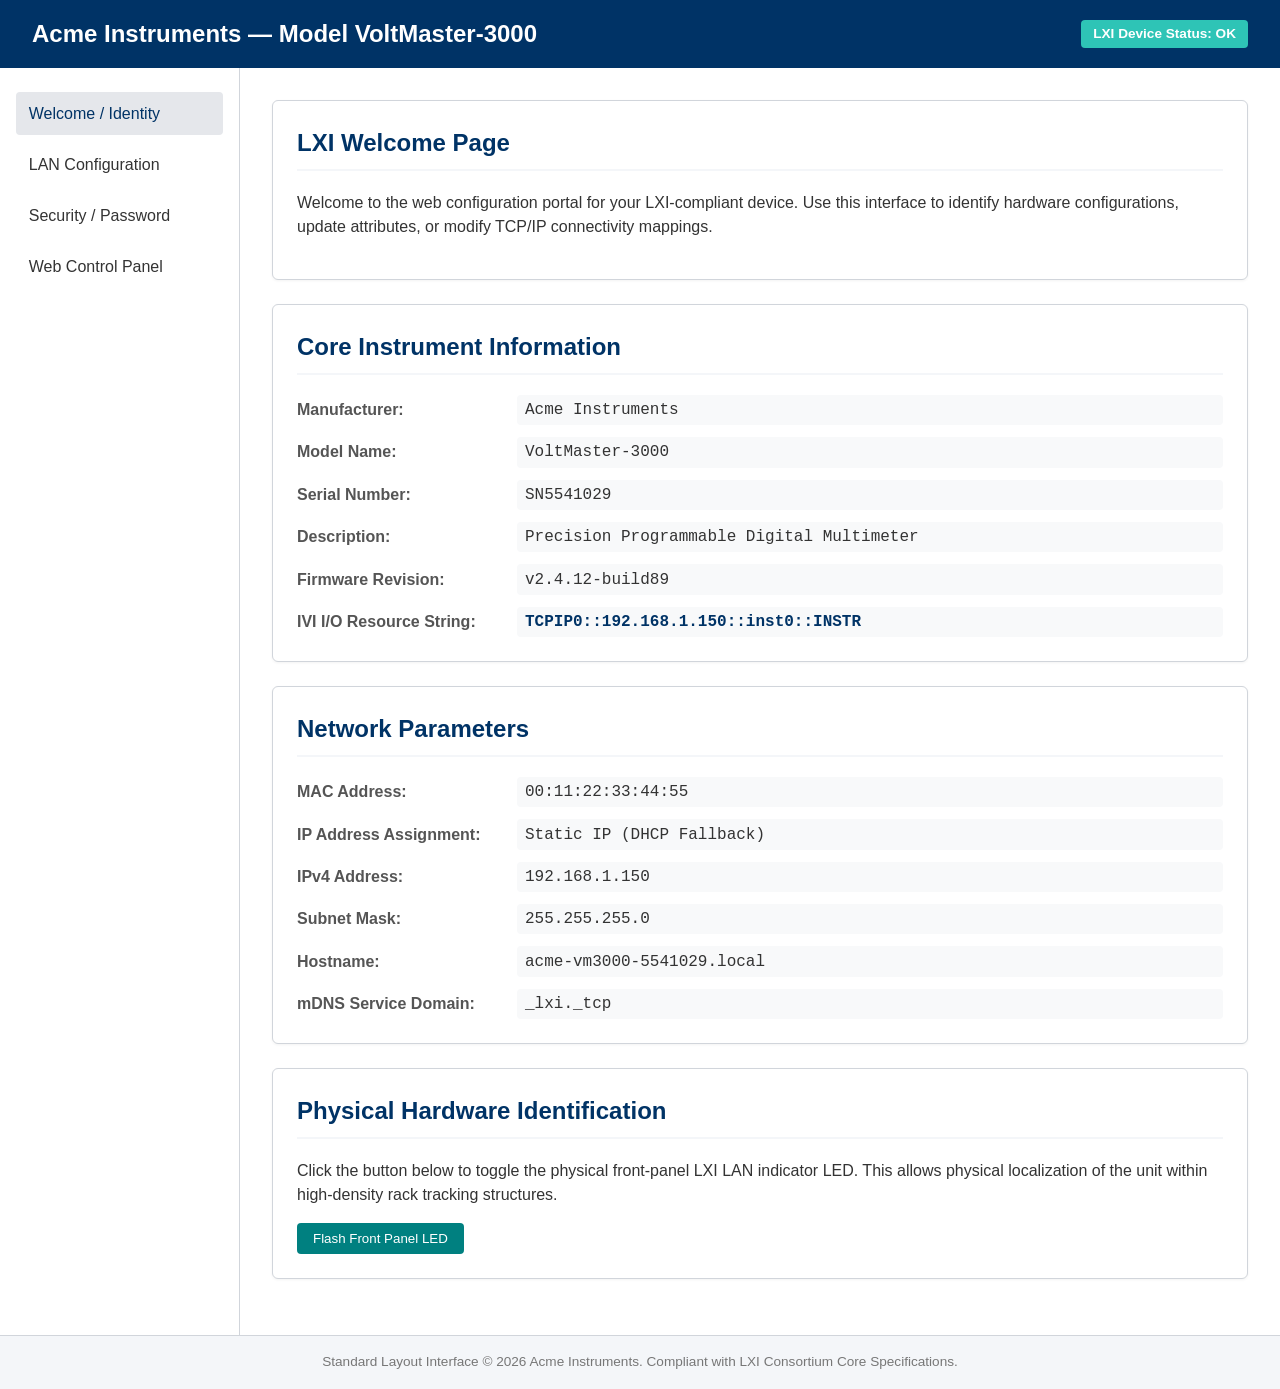
<file: SOFTWARE/IDE/ETH1CVOLT/STM32CubeIDE/Application/User/HTTP/index.html>
<!DOCTYPE html>
<html lang="en">
<head>
    <meta charset="UTF-8">
    <meta name="viewport" content="width=device-width, initial-scale=1.0">
    <!-- Mandatory LXI Title Structure Rule: LXI - Manufacturer - Model - Serial -->
    <title>LXI - Acme Instruments - VoltMaster-3000 - SN5541029</title>
    <style>
        :root {
            --primary-color: #003366;
            --accent-color: #008080;
            --bg-color: #f4f6f9;
            --text-color: #333;
            --border-color: #d1d5db;
        }
        body {
            font-family: -apple-system, BlinkMacSystemFont, "Segoe UI", Roboto, Helvetica, Arial, sans-serif;
            margin: 0;
            padding: 0;
            background-color: var(--bg-color);
            color: var(--text-color);
            line-height: 1.5;
        }
        header {
            background-color: var(--primary-color);
            color: white;
            padding: 1rem 2rem;
            display: flex;
            justify-content: space-between;
            align-items: center;
            box-shadow: 0 2px 4px rgba(0,0,0,0.1);
        }
        header h1 { margin: 0; font-size: 1.5rem; font-weight: 600; }
        .lxi-indicator {
            background-color: #2ec4b6;
            color: white;
            padding: 0.25rem 0.75rem;
            border-radius: 4px;
            font-size: 0.85rem;
            font-weight: bold;
        }
        .container {
            display: grid;
            grid-template-columns: 240px 1fr;
            min-height: calc(100vh - 70px);
        }
        nav {
            background-color: #ffffff;
            border-right: 1px solid var(--border-color);
            padding: 1.5rem 1rem;
        }
        nav ul { list-style: none; padding: 0; margin: 0; }
        nav li { margin-bottom: 0.5rem; }
        nav a {
            display: block;
            padding: 0.6rem 0.8rem;
            color: var(--text-color);
            text-decoration: none;
            border-radius: 4px;
            font-weight: 500;
            transition: background 0.2s;
        }
        nav a:hover, nav a.active {
            background-color: #e5e7eb;
            color: var(--primary-color);
        }
        main { padding: 2rem; background-color: #ffffff; }
        .card {
            border: 1px solid var(--border-color);
            border-radius: 6px;
            padding: 1.5rem;
            margin-bottom: 1.5rem;
            background: #ffffff;
            box-shadow: 0 1px 3px rgba(0,0,0,0.05);
        }
        .card h2 { margin-top: 0; color: var(--primary-color); border-bottom: 2px solid var(--bg-color); padding-bottom: 0.5rem; }
        .grid-props {
            display: grid;
            grid-template-columns: 220px 1fr;
            row-gap: 0.75rem;
            align-items: center;
        }
        .prop-label { font-weight: 600; color: #555; }
        .prop-value { font-family: "Courier New", Courier, monospace; background-color: #f8f9fa; padding: 0.2rem 0.5rem; border-radius: 4px; word-break: break-all; }
        .btn {
            background-color: var(--accent-color);
            color: white;
            border: none;
            padding: 0.5rem 1rem;
            border-radius: 4px;
            cursor: pointer;
            font-weight: 500;
        }
        .btn:hover { opacity: 0.9; }
        footer { text-align: center; padding: 1rem; color: #777; font-size: 0.85rem; border-top: 1px solid var(--border-color); background: var(--bg-color); }
    </style>
</head>
<body>

    <header>
        <div>
            <h1>Acme Instruments — Model VoltMaster-3000</h1>
        </div>
        <!-- Required LXI Status Indicator Indicator Representation -->
        <div id="lxiStatus" class="lxi-indicator">LXI Device Status: OK</div>
    </header>

    <div class="container">
        <!-- Required Navigation Structure -->
        <nav>
            <ul>
                <li><a href="#" class="active">Welcome / Identity</a></li>
                <li><a href="/lan-config.html">LAN Configuration</a></li>
                <li><a href="/security.html">Security / Password</a></li>
                <li><a href="/instrument-control.html">Web Control Panel</a></li>
            </ul>
        </nav>

        <main>
            <div class="card">
                <h2>LXI Welcome Page</h2>
                <p>Welcome to the web configuration portal for your LXI-compliant device. Use this interface to identify hardware configurations, update attributes, or modify TCP/IP connectivity mappings.</p>
            </div>

            <div class="card">
                <h2>Core Instrument Information</h2>
                <div class="grid-props">
                    <div class="prop-label">Manufacturer:</div>
                    <div class="prop-value">Acme Instruments</div>

                    <div class="prop-label">Model Name:</div>
                    <div class="prop-value">VoltMaster-3000</div>

                    <div class="prop-label">Serial Number:</div>
                    <div class="prop-value">SN5541029</div>

                    <div class="prop-label">Description:</div>
                    <div class="prop-value">Precision Programmable Digital Multimeter</div>

                    <div class="prop-label">Firmware Revision:</div>
                    <div class="prop-value">v2.4.12-build89</div>

                    <!-- Mandatory IVI I/O Resource Descriptor requirement -->
                    <div class="prop-label">IVI I/O Resource String:</div>
                    <div class="prop-value" style="font-weight: bold; color: var(--primary-color);">TCPIP0::192.168.1.150::inst0::INSTR</div>
                </div>
            </div>

            <div class="card">
                <h2>Network Parameters</h2>
                <div class="grid-props">
                    <div class="prop-label">MAC Address:</div>
                    <div class="prop-value">00:11:22:33:44:55</div>

                    <div class="prop-label">IP Address Assignment:</div>
                    <div class="prop-value">Static IP (DHCP Fallback)</div>

                    <div class="prop-label">IPv4 Address:</div>
                    <div class="prop-value">192.168.1.150</div>

                    <div class="prop-label">Subnet Mask:</div>
                    <div class="prop-value">255.255.255.0</div>

                    <div class="prop-label">Hostname:</div>
                    <div class="prop-value">acme-vm3000-5541029.local</div>

                    <div class="prop-label">mDNS Service Domain:</div>
                    <div class="prop-value">_lxi._tcp</div>
                </div>
            </div>

            <div class="card">
                <h2>Physical Hardware Identification</h2>
                <p>Click the button below to toggle the physical front-panel LXI LAN indicator LED. This allows physical localization of the unit within high-density rack tracking structures.</p>
                <button class="btn" onclick="toggleIdIndicator()">Flash Front Panel LED</button>
            </div>
        </main>
    </div>

    <footer>
        Standard Layout Interface &copy; 2026 Acme Instruments. Compliant with LXI Consortium Core Specifications.
    </footer>

    <script>
        let flashing = false;
        function toggleIdIndicator() {
            flashing = !flashing;
            const indicator = document.getElementById('lxiStatus');
            
            // In a real device application, you would issue an asynchronous REST/HTTP POST 
            // chunk payload update to NetX Duo thread routines to toggle physical GPIO lines.
            if(flashing) {
                indicator.innerText = "LXI IDENTIFY MODE ON";
                indicator.style.backgroundColor = "#ff9f1c";
            } else {
                indicator.innerText = "LXI Device Status: OK";
                indicator.style.backgroundColor = "#2ec4b6";
            }
        }
    </script>
</body>
</html>
</file>
